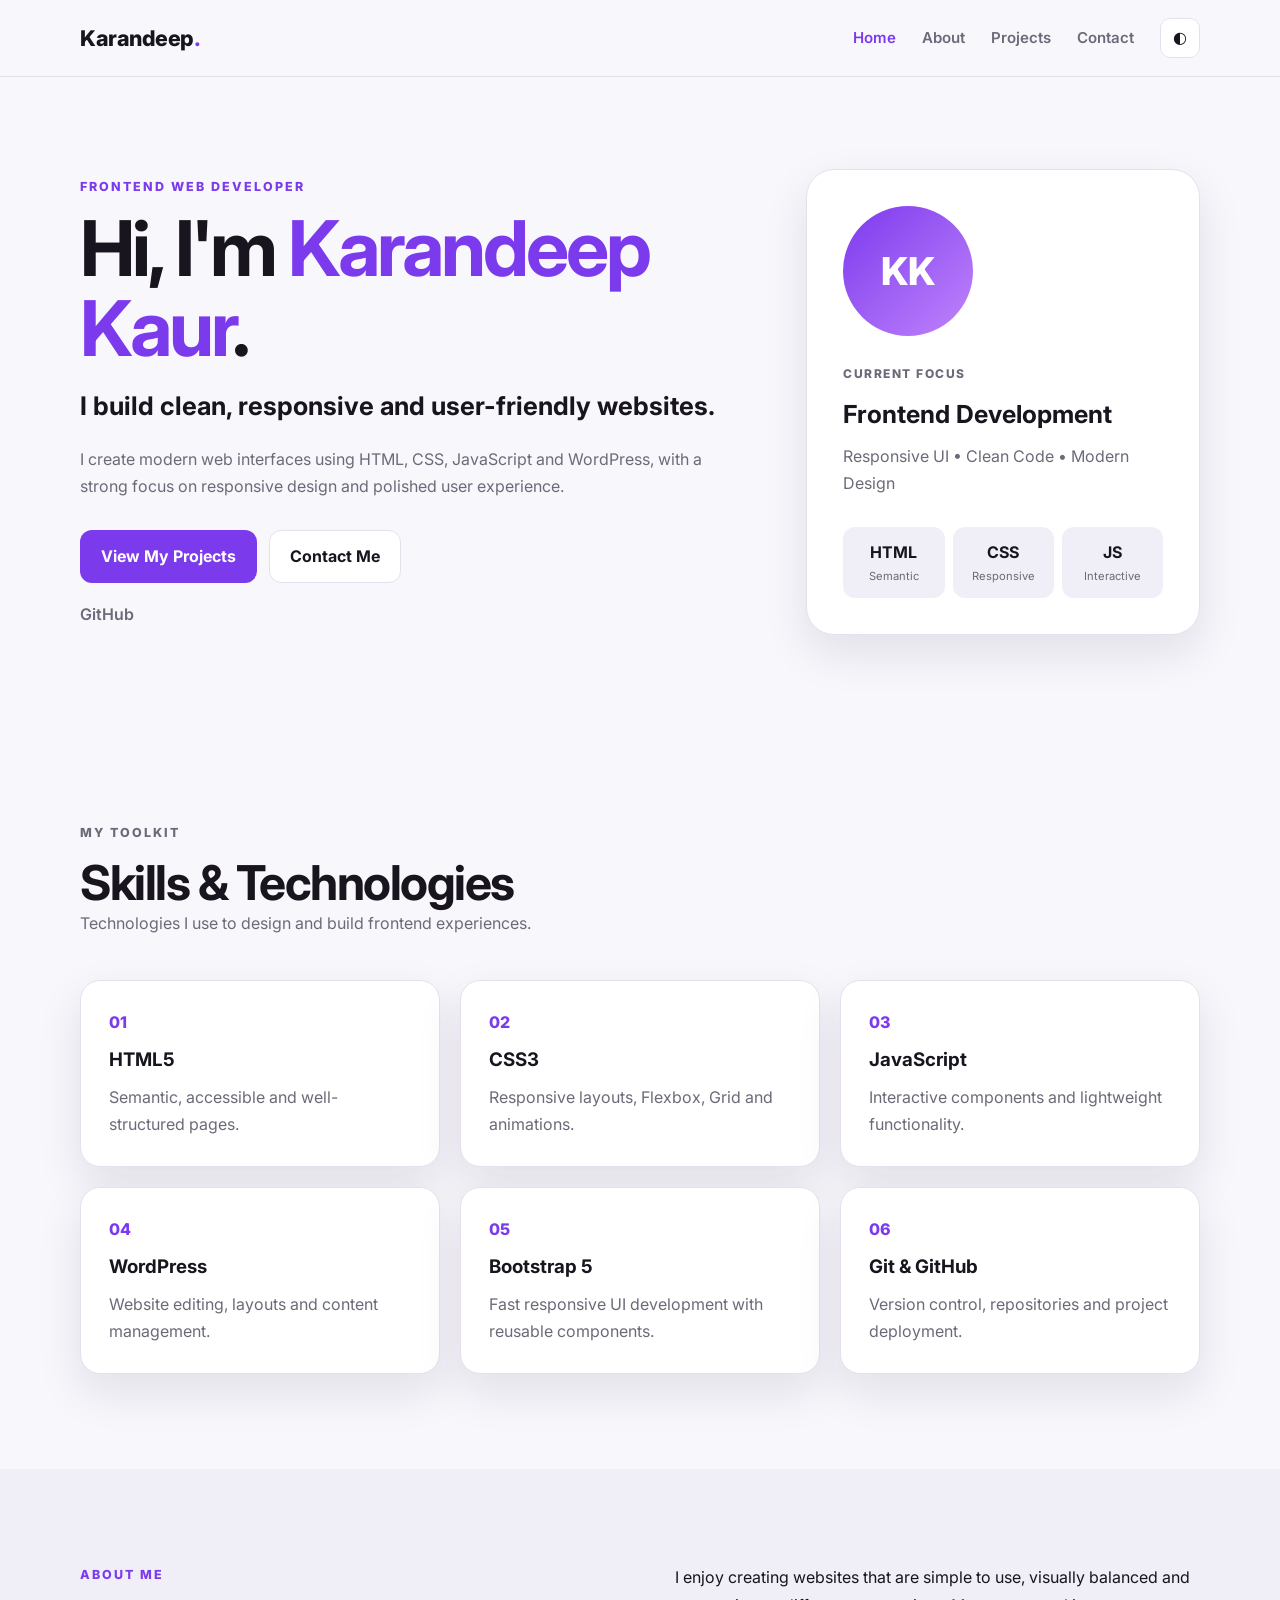
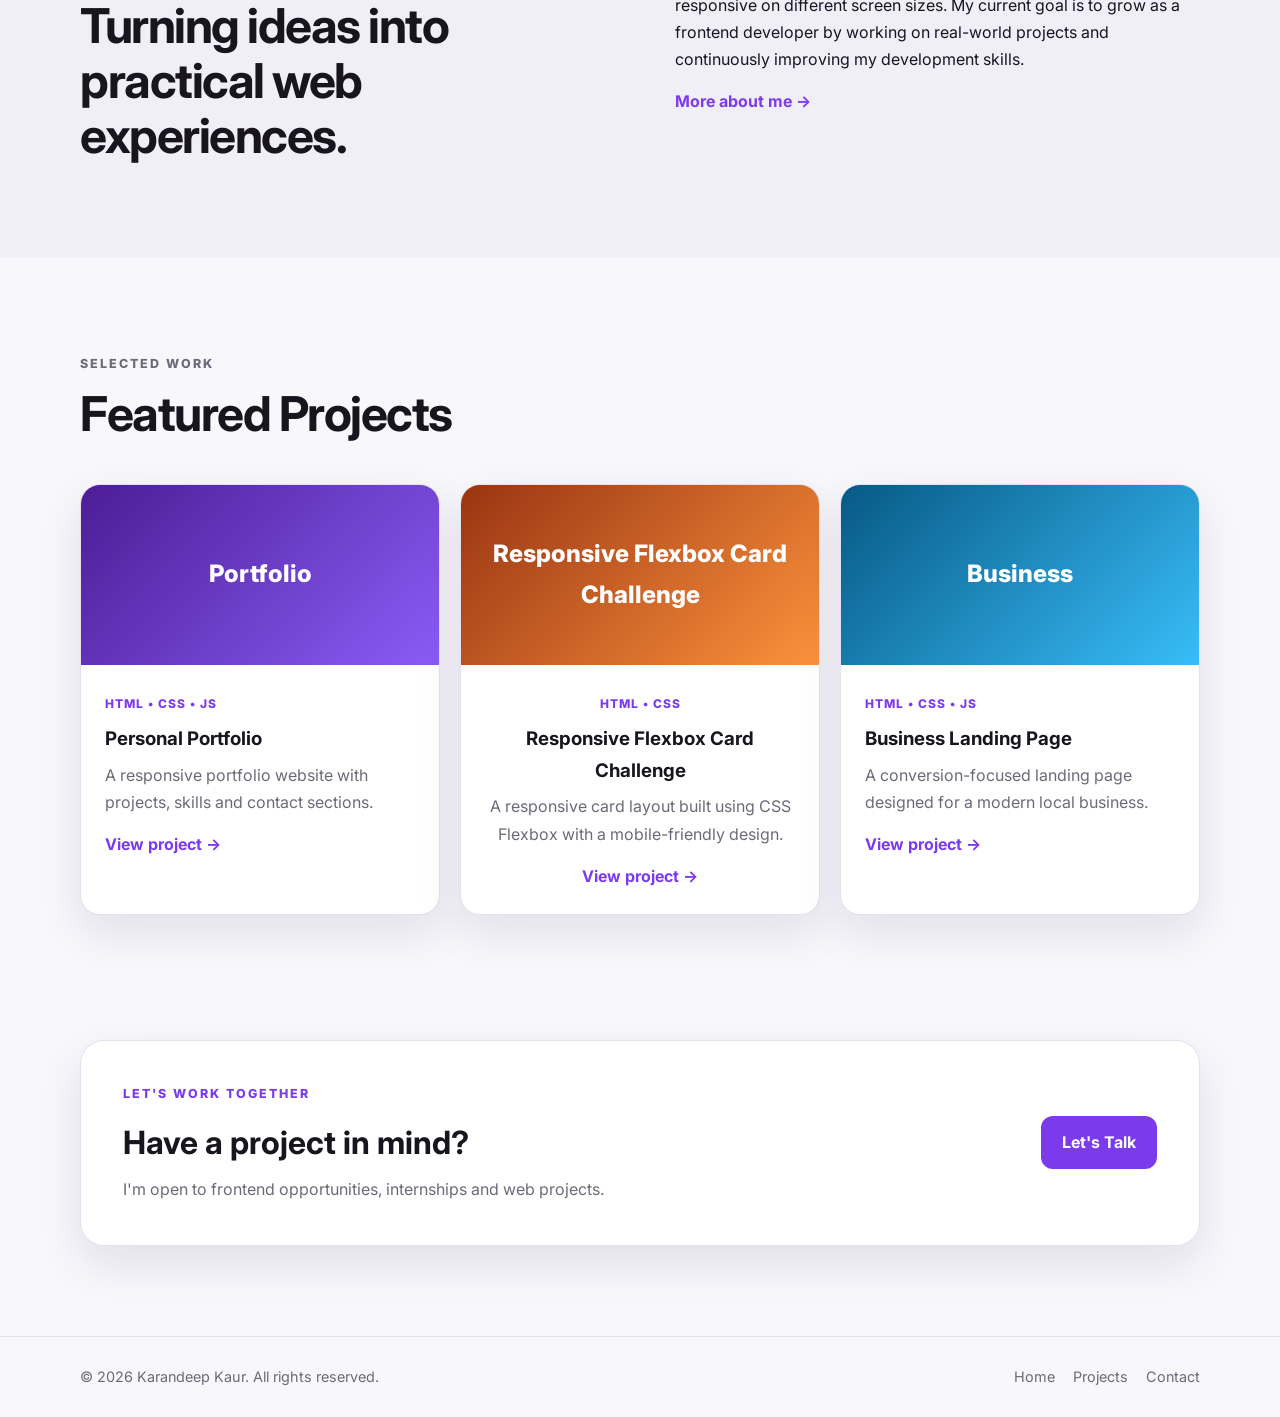
<file: index.html>
<!DOCTYPE html>
<html lang="en">
<head>
  <meta charset="UTF-8">
  <meta name="viewport" content="width=device-width, initial-scale=1.0">
  <meta name="description" content="Karandeep Kaur - Frontend Web Developer Portfolio">
  <title>Karandeep Kaur | Frontend Developer</title>
  <link rel="stylesheet" href="style.css">
  <link rel="icon" type="image/png" href="favicon.png">
</head>
<body>
  <header class="site-header">
    <nav class="navbar container" aria-label="Main navigation">
      <a class="logo" href="index.html">Karandeep<span>.</span></a>
      <button class="menu-toggle" aria-label="Open navigation" aria-expanded="false">☰</button>
      <div class="nav-links">
        <a class="active" href="index.html">Home</a>
        <a href="about.html">About</a>
        <a href="projects.html">Projects</a>
        <a href="contact.html">Contact</a>
        <button class="theme-toggle" type="button" aria-label="Toggle dark mode">◐</button>
      </div>
    </nav>
  </header>

  <main>
    <section class="hero container">
      <div class="hero-content reveal">
        <p class="eyebrow">FRONTEND WEB DEVELOPER</p>
        <h1>Hi, I'm <span>Karandeep Kaur</span>.</h1>
        <h2>I build clean, responsive and user-friendly websites.</h2>
        <p class="hero-text">
          I create modern web interfaces using HTML, CSS, JavaScript and WordPress,
          with a strong focus on responsive design and polished user experience.
        </p>
        <div class="hero-actions">
          <a class="btn btn-primary" href="projects.html">View My Projects</a>
          <a class="btn btn-secondary" href="contact.html">Contact Me</a>
        </div>
        <div class="social-row" aria-label="Social links">
          <a href="https://github.com/Karanwebdesign" target="_blank" rel="noopener">GitHub</a>
          </div>
      </div>

      <div class="hero-card reveal">
        <div class="profile-circle">KK</div>
        <p class="card-label">CURRENT FOCUS</p>
        <h3>Frontend Development</h3>
        <p>Responsive UI • Clean Code • Modern Design</p>
        <div class="mini-stats">
          <div><strong>HTML</strong><span>Semantic</span></div>
          <div><strong>CSS</strong><span>Responsive</span></div>
          <div><strong>JS</strong><span>Interactive</span></div>
        </div>
      </div>
    </section>

    <section class="section" id="skills">
      <div class="container">
        <div class="section-heading reveal">
          <p class="eyebrow">MY TOOLKIT</p>
          <h2>Skills & Technologies</h2>
          <p>Technologies I use to design and build frontend experiences.</p>
        </div>
        <div class="skills-grid">
          <article class="skill-card reveal"><span>01</span><h3>HTML5</h3><p>Semantic, accessible and well-structured pages.</p></article>
          <article class="skill-card reveal"><span>02</span><h3>CSS3</h3><p>Responsive layouts, Flexbox, Grid and animations.</p></article>
          <article class="skill-card reveal"><span>03</span><h3>JavaScript</h3><p>Interactive components and lightweight functionality.</p></article>
          <article class="skill-card reveal"><span>04</span><h3>WordPress</h3><p>Website editing, layouts and content management.</p></article>
          <article class="skill-card reveal"><span>05</span><h3>Bootstrap 5</h3><p>Fast responsive UI development with reusable components.</p></article>
          <article class="skill-card reveal"><span>06</span><h3>Git & GitHub</h3><p>Version control, repositories and project deployment.</p></article>
        </div>
      </div>
    </section>

    <section class="section section-alt">
      <div class="container split-section">
        <div class="reveal">
          <p class="eyebrow">ABOUT ME</p>
          <h2>Turning ideas into practical web experiences.</h2>
        </div>
        <div class="reveal">
          <p>
            I enjoy creating websites that are simple to use, visually balanced and
            responsive on different screen sizes. My current goal is to grow as a
            frontend developer by working on real-world projects and continuously
            improving my development skills.
          </p>
          <a class="text-link" href="about.html">More about me →</a>
        </div>
      </div>
    </section>

    <section class="section">
      <div class="container">
        <div class="section-heading reveal">
          <p class="eyebrow">SELECTED WORK</p>
          <h2>Featured Projects</h2>
        </div>
        <div class="project-grid home-project-grid">
          <article class="project-card reveal">
            <div class="project-visual visual-one">Portfolio</div>
            <div class="project-body"><span>HTML • CSS • JS</span><h3>Personal Portfolio</h3><p>A responsive portfolio website with projects, skills and contact sections.</p><a href="https://karanwebdesign.github.io/Portfolio-task-1/">View project →</a></div>
          </article>
          <article class="project-card reveal" style="text-align: center;">
            <div class="project-visual visual-two">Responsive Flexbox Card Challenge</div>
            <div class="project-body"><span>HTML • CSS</span><h3>Responsive Flexbox Card Challenge</h3><p>A responsive card layout built using CSS Flexbox with a mobile-friendly design.</p><a href="https://karanwebdesign.github.io/CSS-challenge/">View project →</a></div>
          </article>
          <article class="project-card reveal">
            <div class="project-visual visual-three">Business</div>
            <div class="project-body"><span>HTML • CSS • JS</span><h3>Business Landing Page</h3><p>A conversion-focused landing page designed for a modern local business.</p><a href="https://karanwebdesign.github.io/Business-landing-page/">View project →</a></div>
          </article>
        </div>
      </div>
    </section>

    <section class="cta-section">
      <div class="container cta-box reveal">
        <div><p class="eyebrow">LET'S WORK TOGETHER</p><h2>Have a project in mind?</h2><p>I'm open to frontend opportunities, internships and web projects.</p></div>
        <a class="btn btn-primary" href="contact.html">Let's Talk</a>
      </div>
    </section>
  </main>

  <footer class="footer">
    <div class="container footer-inner">
      <p>© 2026 Karandeep Kaur. All rights reserved.</p>
      <div><a href="index.html">Home</a><a href="projects.html">Projects</a><a href="contact.html">Contact</a></div>
    </div>
  </footer>
  <script src="script.js"></script>
</body>
</html>
</file>
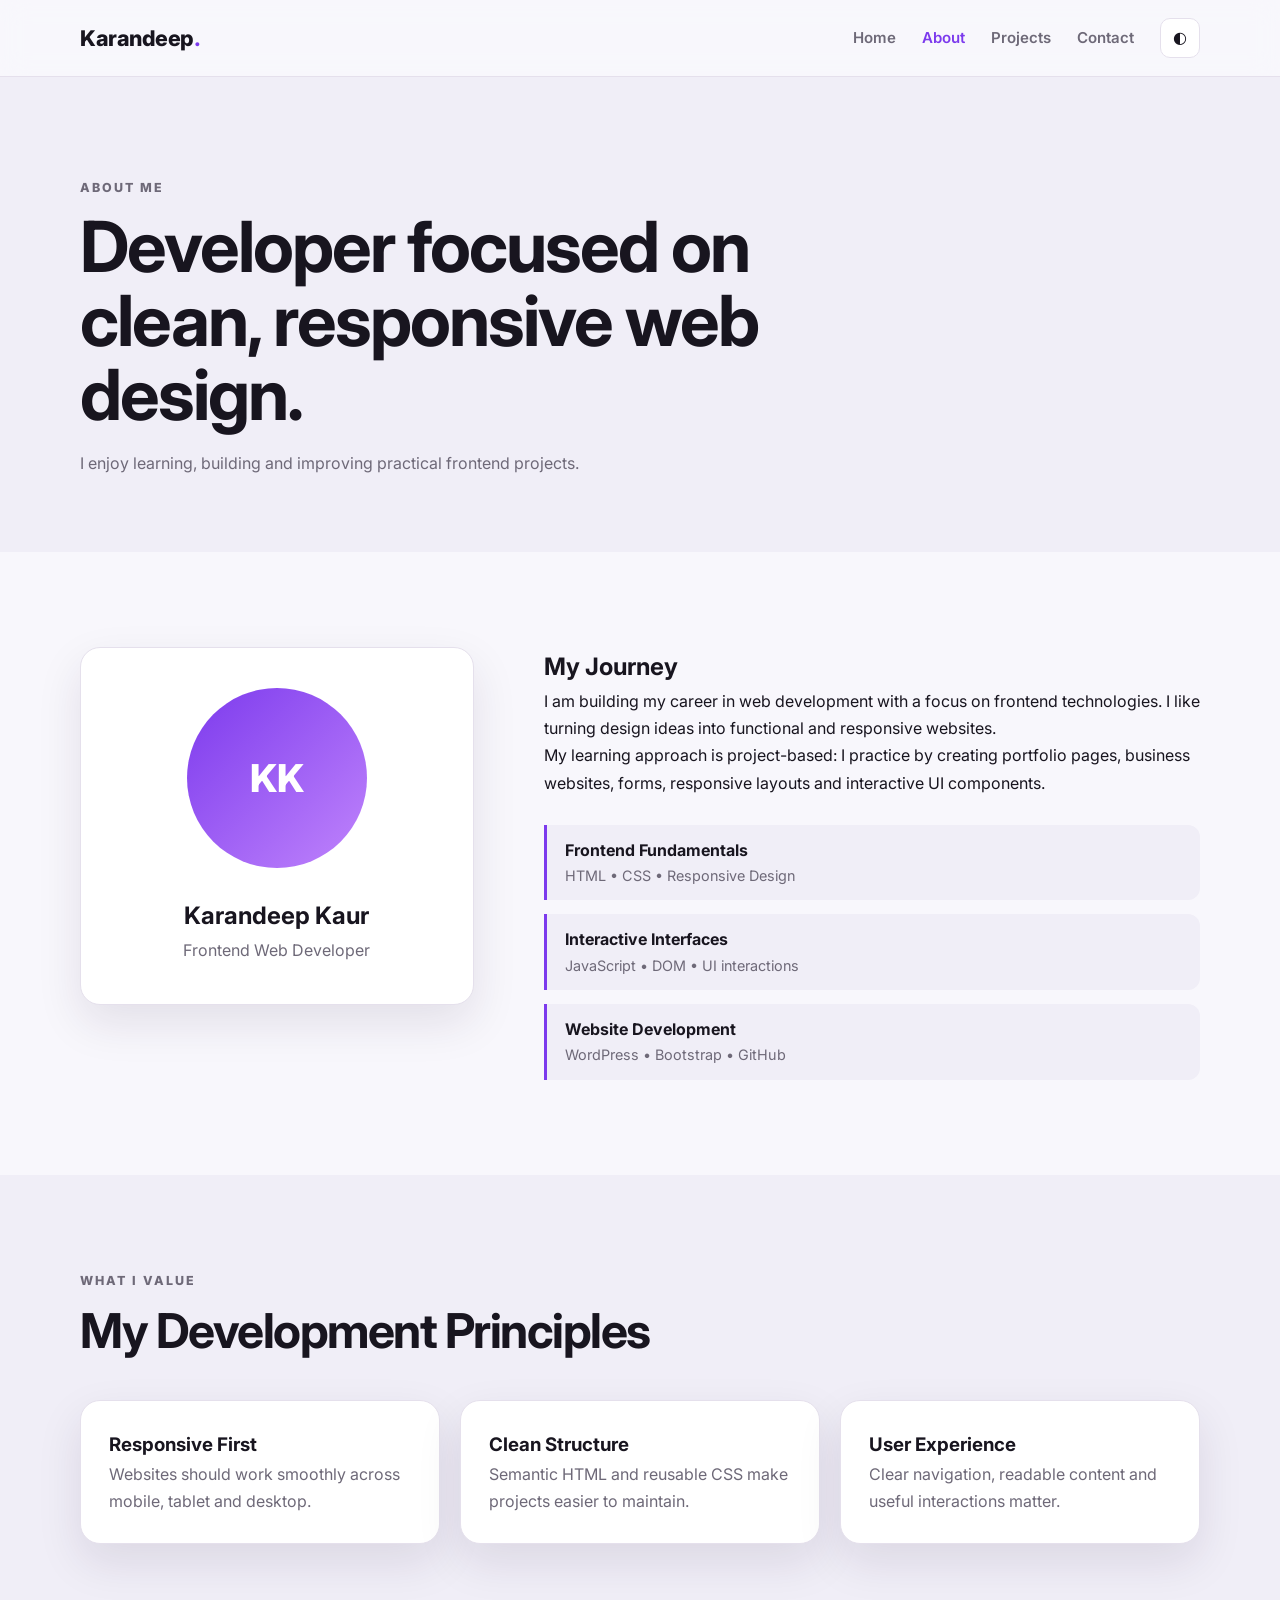
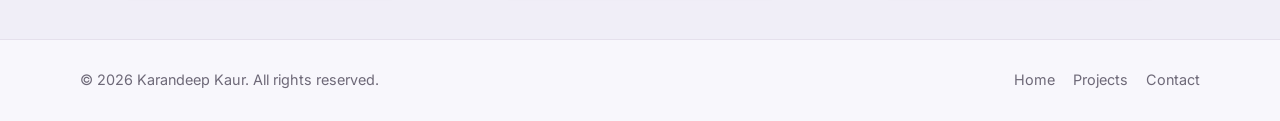
<file: about.html>
<!DOCTYPE html>
<html lang="en">
<head>
  <meta charset="UTF-8">
  <meta name="viewport" content="width=device-width, initial-scale=1.0">
  <meta name="description" content="About Karandeep Kaur, frontend web developer.">
  <title>About | Karandeep Kaur</title>
  <link rel="stylesheet" href="style.css">
  <link rel="icon" type="image/png" href="favicon.png">
</head>
<body>
<header class="site-header">
  <nav class="navbar container" aria-label="Main navigation">
    <a class="logo" href="index.html">Karandeep<span>.</span></a>
    <button class="menu-toggle" aria-label="Open navigation" aria-expanded="false">☰</button>
    <div class="nav-links">
      <a href="index.html">Home</a><a class="active" href="about.html">About</a><a href="projects.html">Projects</a><a href="contact.html">Contact</a>
      <button class="theme-toggle" type="button" aria-label="Toggle dark mode">◐</button>
    </div>
  </nav>
</header>

<main>
  <section class="page-hero">
    <div class="container reveal"><p class="eyebrow">ABOUT ME</p><h1>Developer focused on clean, responsive web design.</h1><p>I enjoy learning, building and improving practical frontend projects.</p></div>
  </section>

  <section class="section">
    <div class="container about-grid">
      <div class="about-profile reveal"><div class="profile-circle large">KK</div><h2>Karandeep Kaur</h2><p>Frontend Web Developer</p></div>
      <div class="reveal">
        <h2>My Journey</h2>
        <p>I am building my career in web development with a focus on frontend technologies. I like turning design ideas into functional and responsive websites.</p>
        <p>My learning approach is project-based: I practice by creating portfolio pages, business websites, forms, responsive layouts and interactive UI components.</p>
        <div class="timeline">
          <div><strong>Frontend Fundamentals</strong><span>HTML • CSS • Responsive Design</span></div>
          <div><strong>Interactive Interfaces</strong><span>JavaScript • DOM • UI interactions</span></div>
          <div><strong>Website Development</strong><span>WordPress • Bootstrap • GitHub</span></div>
        </div>
      </div>
    </div>
  </section>

  <section class="section section-alt">
    <div class="container">
      <div class="section-heading reveal"><p class="eyebrow">WHAT I VALUE</p><h2>My Development Principles</h2></div>
      <div class="values-grid">
        <article class="value-card reveal"><h3>Responsive First</h3><p>Websites should work smoothly across mobile, tablet and desktop.</p></article>
        <article class="value-card reveal"><h3>Clean Structure</h3><p>Semantic HTML and reusable CSS make projects easier to maintain.</p></article>
        <article class="value-card reveal"><h3>User Experience</h3><p>Clear navigation, readable content and useful interactions matter.</p></article>
      </div>
    </div>
  </section>
</main>

<footer class="footer"><div class="container footer-inner"><p>© 2026 Karandeep Kaur. All rights reserved.</p><div><a href="index.html">Home</a><a href="projects.html">Projects</a><a href="contact.html">Contact</a></div></div></footer>
<script src="script.js"></script>
</body>
</html>
</file>
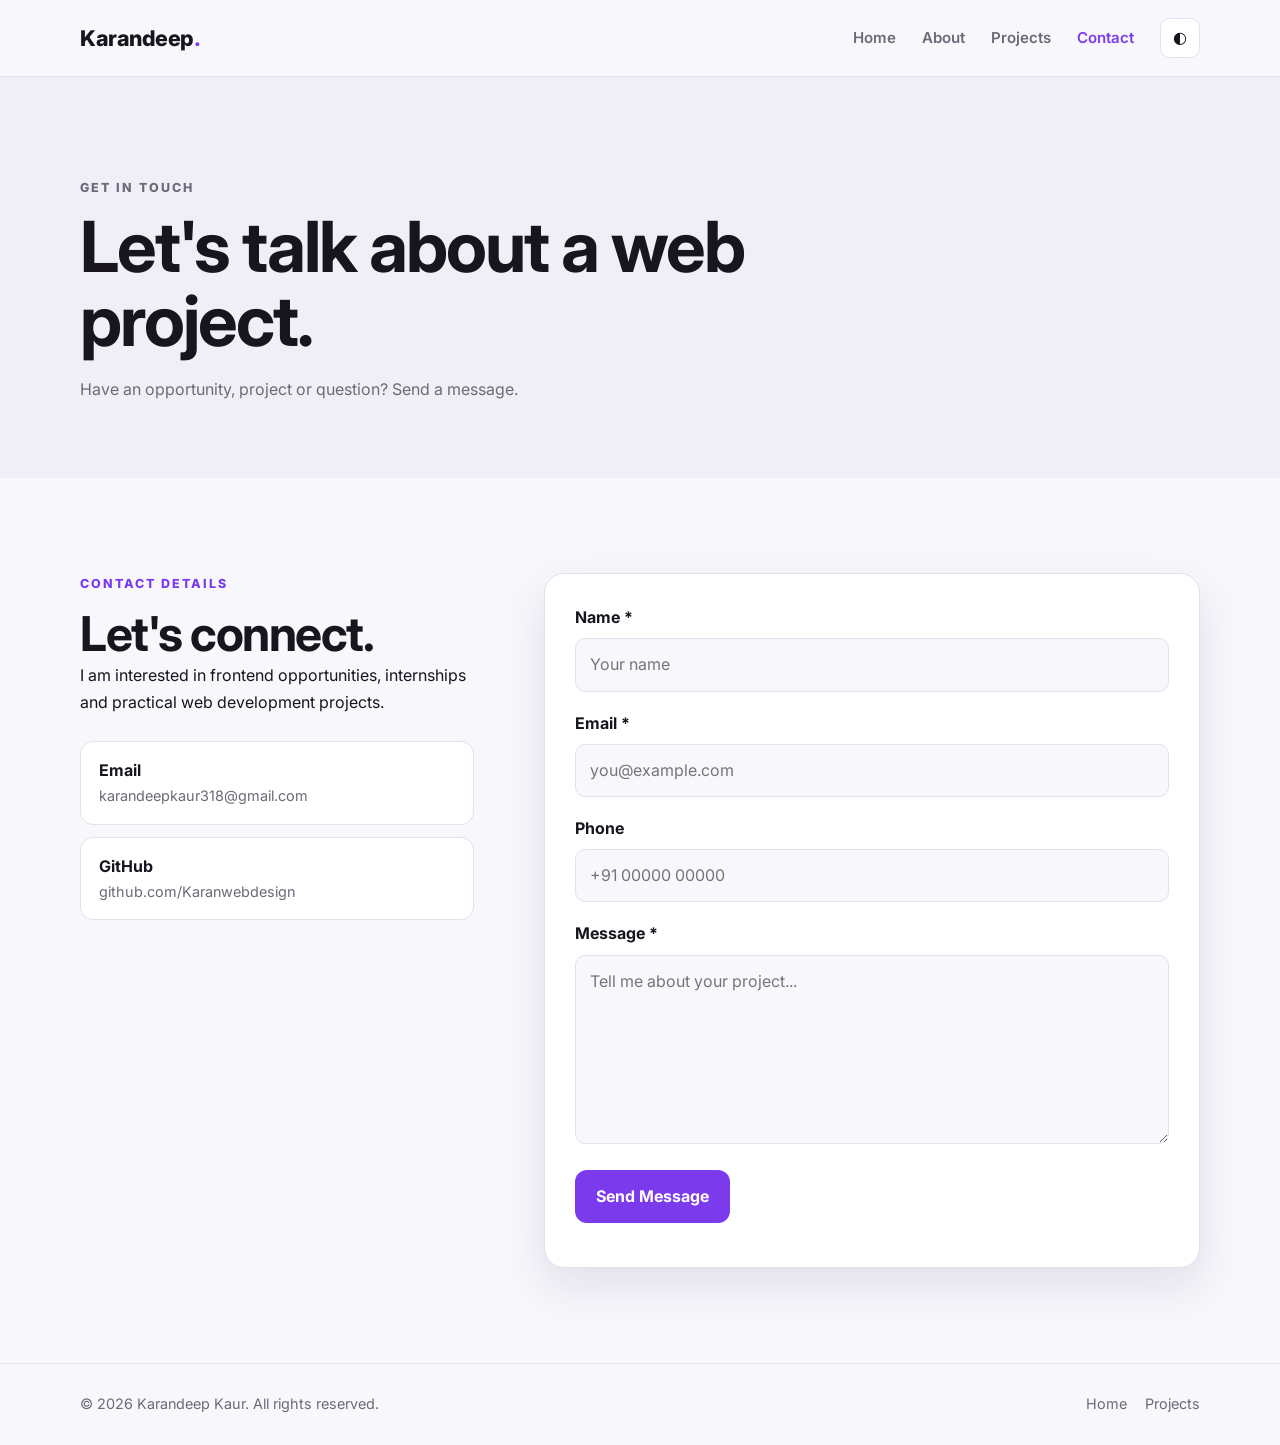
<file: contact.html>
<!DOCTYPE html>
<html lang="en">
<head>
  <meta charset="UTF-8">
  <meta name="viewport" content="width=device-width, initial-scale=1.0">
  <meta name="description" content="Contact Karandeep Kaur.">
  <title>Contact | Karandeep Kaur</title>
  <link rel="stylesheet" href="style.css">
   <link rel="icon" type="image/png" href="favicon.png">
</head>
<body>
<header class="site-header">
  <nav class="navbar container" aria-label="Main navigation">
    <a class="logo" href="index.html">Karandeep<span>.</span></a>
    <button class="menu-toggle" aria-label="Open navigation" aria-expanded="false">☰</button>
    <div class="nav-links">
      <a href="index.html">Home</a><a href="about.html">About</a><a href="projects.html">Projects</a><a class="active" href="contact.html">Contact</a>
      <button class="theme-toggle" type="button" aria-label="Toggle dark mode">◐</button>
    </div>
  </nav>
</header>

<main>
  <section class="page-hero"><div class="container reveal"><p class="eyebrow">GET IN TOUCH</p><h1>Let's talk about a web project.</h1><p>Have an opportunity, project or question? Send a message.</p></div></section>

  <section class="section">
    <div class="container contact-grid">
      <div class="contact-info reveal">
        <p class="eyebrow">CONTACT DETAILS</p>
        <h2>Let's connect.</h2>
        <p>I am interested in frontend opportunities, internships and practical web development projects.</p>
        <div class="contact-list">
          <a href="mailto:karandeepkaur318@gmail.com"><strong>Email</strong><span>karandeepkaur318@gmail.com</span></a>
          <a href="https://github.com/Karanwebdesign" target="_blank" rel="noopener"><strong>GitHub</strong><span>github.com/Karanwebdesign</span></a>
          </div>
      </div>

      <form class="contact-form reveal" id="contactForm">
        <div class="form-row">
          <label for="name">Name *</label>
          <input id="name" name="name" type="text" placeholder="Your name" required minlength="2">
        </div>
        <div class="form-row">
          <label for="email">Email *</label>
          <input id="email" name="email" type="email" placeholder="you@example.com" required>
        </div>
        <div class="form-row">
          <label for="phone">Phone</label>
          <input id="phone" name="phone" type="tel" placeholder="+91 00000 00000" pattern="[0-9+() -]{7,}">
        </div>
        <div class="form-row">
          <label for="message">Message *</label>
          <textarea id="message" name="message" rows="6" placeholder="Tell me about your project..." required minlength="10"></textarea>
        </div>
        <button class="btn btn-primary" type="submit">Send Message</button>
        <p class="form-note" id="formMessage" role="status"></p>
      </form>
    </div>
  </section>
</main>

<footer class="footer"><div class="container footer-inner"><p>© 2026 Karandeep Kaur. All rights reserved.</p><div><a href="index.html">Home</a><a href="projects.html">Projects</a></div></div></footer>
<script src="script.js"></script>
</body>
</html>
</file>
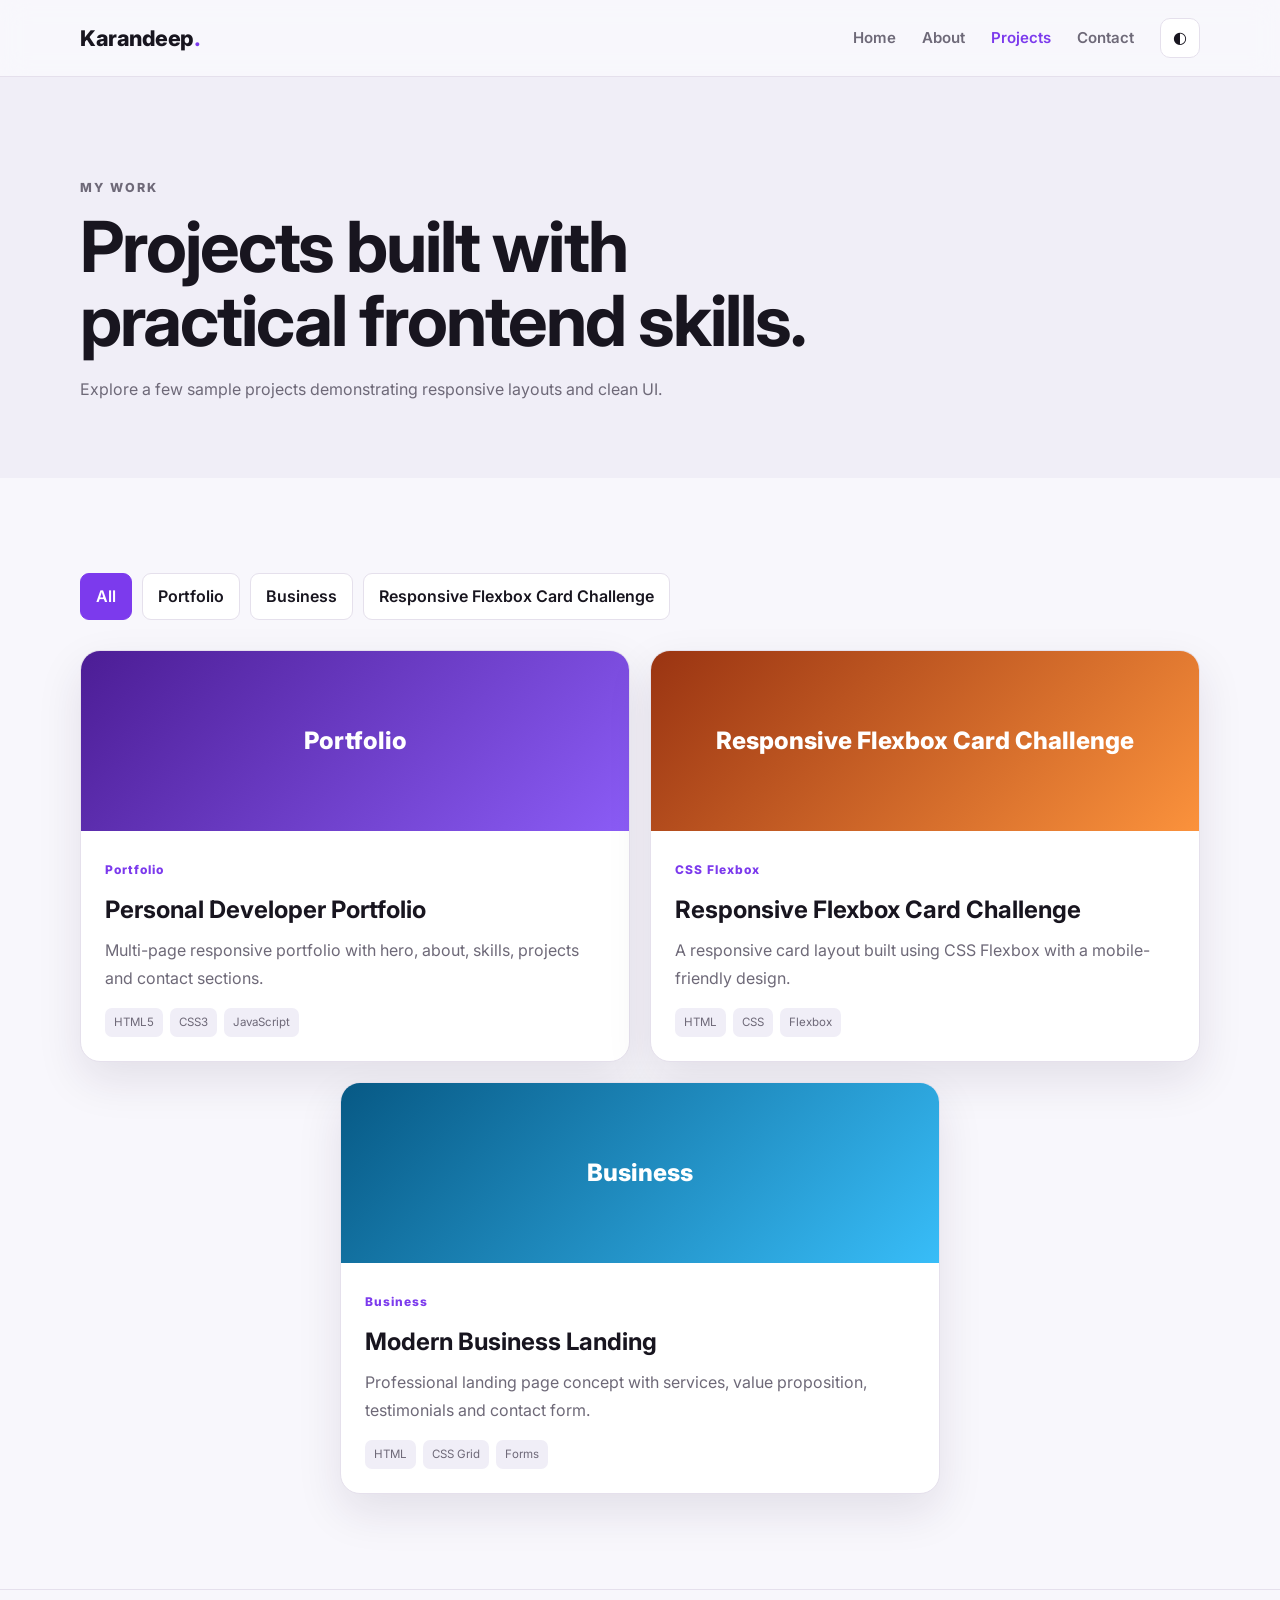
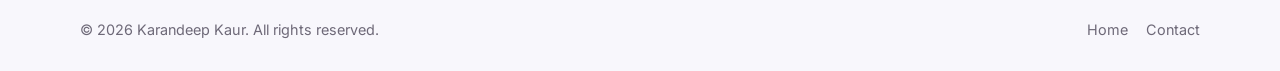
<file: projects.html>
<!DOCTYPE html>
<html lang="en">
<head>
  <meta charset="UTF-8">
  <meta name="viewport" content="width=device-width, initial-scale=1.0">
  <meta name="description" content="Projects by Karandeep Kaur.">
  <title>Projects | Karandeep Kaur</title>
  <link rel="stylesheet" href="style.css">
  <link rel="icon" type="image/png" href="favicon.png">
</head>
<body>
<header class="site-header">
  <nav class="navbar container" aria-label="Main navigation">
    <a class="logo" href="index.html">Karandeep<span>.</span></a>
    <button class="menu-toggle" aria-label="Open navigation" aria-expanded="false">☰</button>
    <div class="nav-links">
      <a href="index.html">Home</a><a href="about.html">About</a><a class="active" href="projects.html">Projects</a><a href="contact.html">Contact</a>
      <button class="theme-toggle" type="button" aria-label="Toggle dark mode">◐</button>
    </div>
  </nav>
</header>

<main>
  <section class="page-hero"><div class="container reveal"><p class="eyebrow">MY WORK</p><h1>Projects built with practical frontend skills.</h1><p>Explore a few sample projects demonstrating responsive layouts and clean UI.</p></div></section>

  <section class="section">
    <div class="container">
      <div class="filter-row reveal" aria-label="Project filters">
        <button class="filter-btn active" data-filter="all">All</button>
        <button class="filter-btn" data-filter="portfolio">Portfolio</button>
        <button class="filter-btn" data-filter="business">Business</button>
        <button class="filter-btn" data-filter="restaurant">Responsive Flexbox Card Challenge</button>
      </div>

      <div class="project-grid project-grid-large">
        <article class="project-card filter-item reveal" data-category="portfolio">
          <div class="project-visual visual-one">Portfolio</div>
          <div class="project-body"><span>Portfolio</span><h2>Personal Developer Portfolio</h2><p>Multi-page responsive portfolio with hero, about, skills, projects and contact sections.</p><ul class="tag-list"><li>HTML5</li><li>CSS3</li><li>JavaScript</li></ul></div>
        </article>
        <article class="project-card filter-item reveal" data-category="restaurant">
          <div class="project-visual visual-two">Responsive Flexbox Card Challenge</div>
          <div class="project-body"><span>CSS Flexbox</span><h2>Responsive Flexbox Card Challenge</h2><p>A responsive card layout built using CSS Flexbox with a mobile-friendly design.</p><ul class="tag-list"><li>HTML</li><li>CSS</li><li>Flexbox</li></ul></div>
        </article>
        <article class="project-card filter-item reveal" data-category="business">
          <div class="project-visual visual-three">Business</div>
          <div class="project-body"><span>Business</span><h2>Modern Business Landing</h2><p>Professional landing page concept with services, value proposition, testimonials and contact form.</p><ul class="tag-list"><li>HTML</li><li>CSS Grid</li><li>Forms</li></ul></div>
        </article>
        </div>
    </div>
  </section>
</main>

<footer class="footer"><div class="container footer-inner"><p>© 2026 Karandeep Kaur. All rights reserved.</p><div><a href="index.html">Home</a><a href="contact.html">Contact</a></div></div></footer>
<script src="script.js"></script>
</body>
</html>
</file>
<file: style.css>
@import url('https://fonts.googleapis.com/css2?family=Inter:wght@400;500;600;700;800&display=swap');

:root {
  --bg: #f8f7fc;
  --surface: #ffffff;
  --surface-2: #f0eef7;
  --text: #18151f;
  --muted: #6e6978;
  --primary: #7c3aed;
  --primary-dark: #5b21b6;
  --border: #e5e0ec;
  --shadow: 0 18px 45px rgba(36, 24, 58, .10);
  --radius: 20px;
}

body.dark {
  --bg: #100d16;
  --surface: #18131f;
  --surface-2: #211a2b;
  --text: #f7f3fb;
  --muted: #b6acbf;
  --border: #33283e;
  --shadow: 0 18px 45px rgba(0, 0, 0, .30);
}

* { box-sizing: border-box; margin: 0; padding: 0; }
html { scroll-behavior: smooth; }
body { font-family: Inter, Arial, sans-serif; background: var(--bg); color: var(--text); line-height: 1.7; transition: background .25s, color .25s; }
a { color: inherit; text-decoration: none; }
button, input, textarea { font: inherit; }
.container { width: min(1120px, 92%); margin-inline: auto; }

.site-header { position: sticky; top: 0; z-index: 100; background: color-mix(in srgb, var(--bg) 88%, transparent); backdrop-filter: blur(14px); border-bottom: 1px solid var(--border); }
.navbar { min-height: 76px; display: flex; align-items: center; justify-content: space-between; gap: 20px; }
.logo { font-size: 1.35rem; font-weight: 800; letter-spacing: -.5px; }
.logo span, .hero h1 span { color: var(--primary); }
.nav-links { display: flex; align-items: center; gap: 26px; }
.nav-links a { color: var(--muted); font-weight: 600; font-size: .94rem; }
.nav-links a:hover, .nav-links a.active { color: var(--primary); }
.theme-toggle, .menu-toggle { border: 1px solid var(--border); background: var(--surface); color: var(--text); cursor: pointer; border-radius: 10px; }
.theme-toggle { width: 40px; height: 40px; }
.menu-toggle { display: none; width: 42px; height: 42px; font-size: 1.2rem; }

.hero { min-height: 650px; display: grid; grid-template-columns: 1.25fr .75fr; align-items: center; gap: 70px; padding-block: 80px; }
.eyebrow { color: var(--primary); font-size: .78rem; font-weight: 800; letter-spacing: 2px; margin-bottom: 12px; }
.hero h1 { font-size: clamp(2.5rem, 6vw, 5rem); line-height: 1.05; letter-spacing: -3px; margin-bottom: 14px; }
.hero h2 { font-size: clamp(1.2rem, 2vw, 1.65rem); max-width: 650px; margin-bottom: 18px; }
.hero-text, .page-hero p, .section-heading p { color: var(--muted); max-width: 680px; }
.hero-actions { display: flex; gap: 12px; flex-wrap: wrap; margin: 30px 0 18px; }
.btn { display: inline-flex; align-items: center; justify-content: center; padding: 12px 20px; border-radius: 12px; font-weight: 700; border: 1px solid transparent; transition: transform .2s, background .2s; cursor: pointer; }
.btn:hover { transform: translateY(-2px); }
.btn-primary { background: var(--primary); color: white; }
.btn-primary:hover { background: var(--primary-dark); }
.btn-secondary { border-color: var(--border); background: var(--surface); }
.social-row { display: flex; gap: 18px; color: var(--muted); font-weight: 600; }
.social-row a:hover { color: var(--primary); }

.hero-card { background: var(--surface); border: 1px solid var(--border); box-shadow: var(--shadow); border-radius: 28px; padding: 36px; }
.profile-circle { width: 130px; height: 130px; display: grid; place-items: center; border-radius: 50%; background: linear-gradient(135deg, #7c3aed, #c084fc); color: white; font-size: 2.4rem; font-weight: 800; margin-bottom: 28px; }
.profile-circle.large { width: 180px; height: 180px; margin-inline: auto; }
.card-label { color: var(--muted); font-size: .75rem; font-weight: 800; letter-spacing: 1.5px; }
.hero-card h3 { font-size: 1.55rem; margin: 8px 0; }
.hero-card > p:not(.card-label) { color: var(--muted); }
.mini-stats { display: grid; grid-template-columns: repeat(3, 1fr); gap: 8px; margin-top: 30px; }
.mini-stats div { background: var(--surface-2); padding: 12px; border-radius: 12px; text-align: center; }
.mini-stats strong, .mini-stats span { display: block; }
.mini-stats span { color: var(--muted); font-size: .7rem; }

.section { padding: 95px 0; }
.section-alt { background: var(--surface-2); }
.section-heading { margin-bottom: 42px; }
.section-heading h2, .split-section h2, .contact-info h2 { font-size: clamp(2rem, 4vw, 3rem); line-height: 1.15; letter-spacing: -1.5px; }
.skills-grid, .project-grid, .values-grid { display: grid; grid-template-columns: repeat(3, 1fr); gap: 20px; }
.skill-card, .value-card, .project-card { background: var(--surface); border: 1px solid var(--border); border-radius: var(--radius); box-shadow: var(--shadow); }
.skill-card { padding: 28px; }
.skill-card span { color: var(--primary); font-weight: 800; }
.skill-card h3 { margin: 8px 0; }
.skill-card p, .value-card p, .project-body p { color: var(--muted); }
.split-section { display: grid; grid-template-columns: 1fr 1fr; gap: 70px; align-items: start; }
.text-link, .project-body a { display: inline-block; color: var(--primary); font-weight: 700; margin-top: 15px; }

.project-card { overflow: hidden; }
.project-visual { height: 180px; display: grid; place-items: center; font-size: 1.5rem; font-weight: 800; color: white; }
.project-card:last-child{grid-column: 1/-1; max-width: 600px; margin: 0 auto;}
.visual-one { background: linear-gradient(135deg, #4c1d95, #8b5cf6); }
.visual-two { background: linear-gradient(135deg, #9a3412, #fb923c); }
.visual-three { background: linear-gradient(135deg, #075985, #38bdf8); }
.visual-four { background: linear-gradient(135deg, #14532d, #4ade80); }
.project-body { padding: 24px; }
.project-body > span { color: var(--primary); font-size: .75rem; font-weight: 800; letter-spacing: 1px; }
.project-body h2, .project-body h3 { margin: 7px 0; }
.tag-list { display: flex; flex-wrap: wrap; gap: 7px; list-style: none; margin-top: 16px; }
.tag-list li { padding: 5px 9px; background: var(--surface-2); border-radius: 7px; font-size: .72rem; color: var(--muted); }

.cta-section { padding: 30px 0 90px; }
.cta-box { background: var(--surface); border: 1px solid var(--border); box-shadow: var(--shadow); border-radius: 24px; padding: 42px; display: flex; align-items: center; justify-content: space-between; gap: 30px; }
.cta-box h2 { font-size: 2rem; margin-bottom: 5px; }
.cta-box p:not(.eyebrow) { color: var(--muted); }

.page-hero { padding: 100px 0 75px; background: var(--surface-2); }
.page-hero h1 { max-width: 820px; font-size: clamp(2.4rem, 6vw, 4.4rem); line-height: 1.05; letter-spacing: -2px; margin-bottom: 18px; }

.about-grid, .contact-grid { display: grid; grid-template-columns: .75fr 1.25fr; gap: 70px; align-items: start; }
.about-profile { text-align: center; background: var(--surface); border: 1px solid var(--border); border-radius: var(--radius); padding: 40px 20px; box-shadow: var(--shadow); }
.about-profile p { color: var(--muted); }
.timeline { margin-top: 28px; display: grid; gap: 14px; }
.timeline div { border-left: 3px solid var(--primary); padding: 12px 18px; background: var(--surface-2); border-radius: 0 12px 12px 0; }
.timeline strong, .timeline span { display: block; }
.timeline span { color: var(--muted); font-size: .9rem; }
.values-grid { grid-template-columns: repeat(3, 1fr); }
.value-card { padding: 28px; }

.filter-row { display: flex; flex-wrap: wrap; gap: 10px; margin-bottom: 30px; }
.filter-btn { border: 1px solid var(--border); background: var(--surface); color: var(--text); padding: 9px 15px; border-radius: 9px; cursor: pointer; font-weight: 600; }
.filter-btn.active, .filter-btn:hover { background: var(--primary); color: white; border-color: var(--primary); }
.filter-item.hidden { display: none; }
.project-grid-large { grid-template-columns: repeat(2, 1fr); }

.contact-list { display: grid; gap: 12px; margin: 25px 0; }
.contact-list a { background: var(--surface); border: 1px solid var(--border); border-radius: 13px; padding: 15px 18px; }
.contact-list strong, .contact-list span { display: block; }
.contact-list span { color: var(--muted); font-size: .9rem; }
.contact-form { background: var(--surface); border: 1px solid var(--border); box-shadow: var(--shadow); padding: 30px; border-radius: var(--radius); }
.form-row { margin-bottom: 18px; }
.form-row label { display: block; font-weight: 700; margin-bottom: 7px; }
.form-row input, .form-row textarea { width: 100%; border: 1px solid var(--border); background: var(--bg); color: var(--text); border-radius: 10px; padding: 12px 14px; outline: none; }
.form-row input:focus, .form-row textarea:focus { border-color: var(--primary); box-shadow: 0 0 0 3px rgba(124,58,237,.12); }
.form-note { margin-top: 14px; color: var(--primary); font-weight: 600; }

.footer { border-top: 1px solid var(--border); padding: 28px 0; }
.footer-inner { display: flex; justify-content: space-between; gap: 20px; color: var(--muted); font-size: .9rem; }
.footer-inner div { display: flex; gap: 18px; }
.footer a:hover { color: var(--primary); }

.reveal { opacity: 0; transform: translateY(20px); transition: opacity .65s ease, transform .65s ease; }
.reveal.visible { opacity: 1; transform: none; }

@media (max-width: 850px) {
  .menu-toggle { display: block; }
  .nav-links { position: absolute; top: 76px; left: 0; right: 0; padding: 18px 4%; background: var(--surface); border-bottom: 1px solid var(--border); display: none; flex-direction: column; align-items: stretch; }
  .nav-links.open { display: flex; }
  .theme-toggle { align-self: flex-start; }
  .hero, .split-section, .about-grid, .contact-grid { grid-template-columns: 1fr; gap: 40px; }
  .skills-grid, .values-grid { grid-template-columns: repeat(2, 1fr); }
  .hero { padding-block: 60px; }
  .project-grid, .project-grid-large { grid-template-columns: 1fr; }
  .cta-box { flex-direction: column; align-items: flex-start; }
}

@media (max-width: 560px) {
  .hero h1 { letter-spacing: -2px; }
  .skills-grid, .values-grid { grid-template-columns: 1fr; }
  .section { padding: 70px 0; }
  .page-hero { padding: 75px 0 55px; }
  .mini-stats { grid-template-columns: 1fr; }
  .footer-inner { flex-direction: column; }
  .footer-inner div { flex-wrap: wrap; }
  .contact-form { padding: 22px; }
}

.home-project-grid .project-card:last-child{
  grid-column: auto;
  max-width: none;
  margin: 0;
}
</file>
